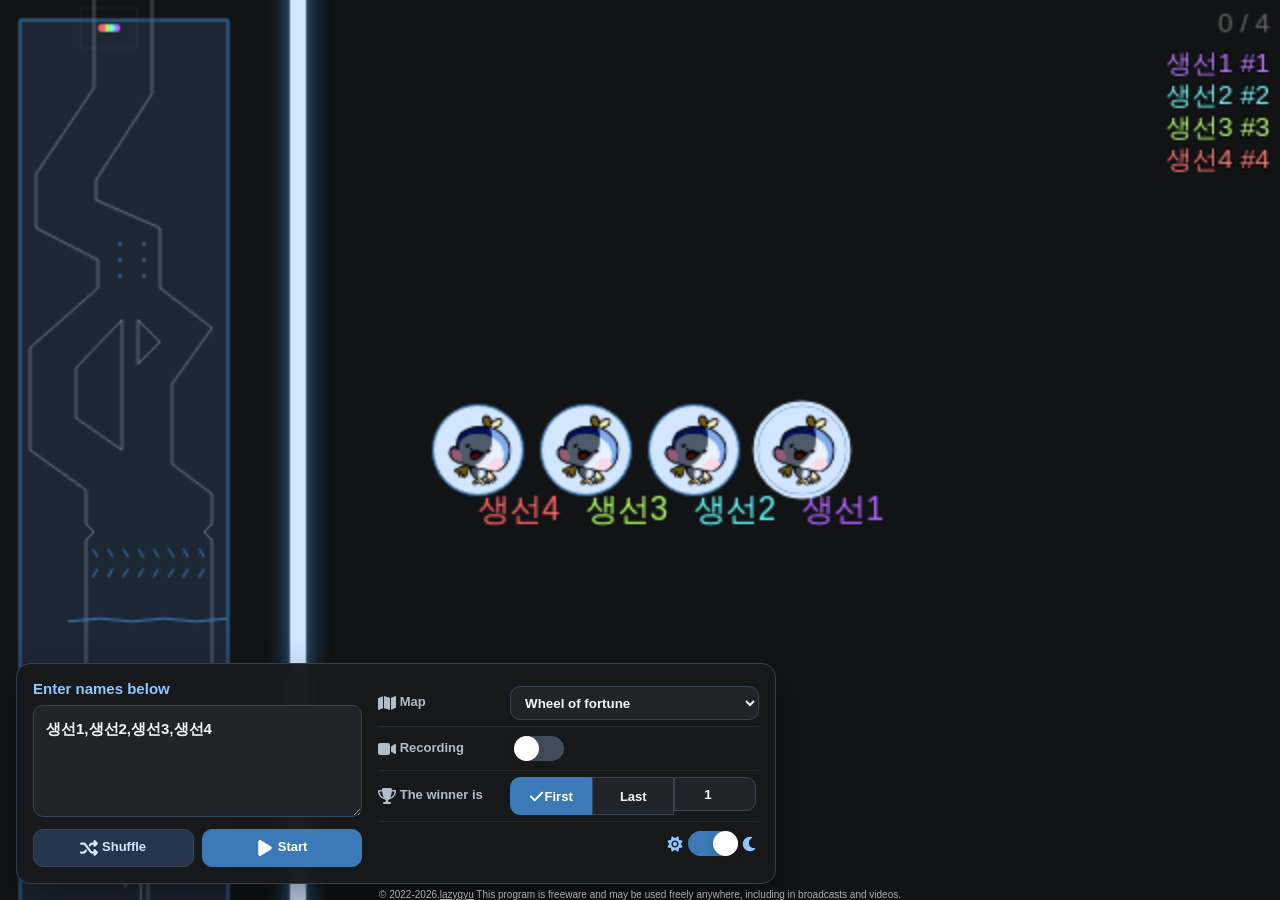
<file: marble-roulette/index.html>
<!DOCTYPE html><html lang=ko><script type=importmap>{"imports":{"2rDQN":"/marble-roulette/Box2D.simd.dd31b167.wasm","8BShk":"/marble-roulette/Box2D.simd.13a3a125.js","9Pz0i":"/marble-roulette/fish-marble-v1.png","h7cmx":"/marble-roulette/Box2D.b9b16b27.wasm","ilUZb":"/marble-roulette/Box2D.4b04ba8e.js","juMvj":"/marble-roulette/ff.7fdc9e82.svg"}}</script><meta charset=UTF-8><link rel="stylesheet" href="jeongwa-theme.css?v=20260925-fish-marble-r4">
<script>
try {
  const key = 'jeongwa_mbr_names';
  if (/^참가자\s*1,참가자\s*2,참가자\s*3,참가자\s*4$/.test(localStorage.getItem(key) || '')) {
    localStorage.setItem(key, '생선1,생선2,생선3,생선4');
  }
} catch {}
</script><meta http-equiv=X-UA-Compatible content="ie=edge"><title>Marble Roulette</title><meta name=viewport content="width=device-width, initial-scale=1.0"><link rel=apple-touch-icon sizes=57x57 href=/marble-roulette/apple-icon-57x57.5ecd1650.png><link rel=apple-touch-icon sizes=60x60 href=/marble-roulette/apple-icon-60x60.b46a75af.png><link rel=apple-touch-icon sizes=72x72 href=/marble-roulette/apple-icon-72x72.4726ed35.png><link rel=apple-touch-icon sizes=76x76 href=/marble-roulette/apple-icon-76x76.72dbc1e1.png><link rel=apple-touch-icon sizes=114x114 href=/marble-roulette/apple-icon-114x114.6cefcd75.png><link rel=apple-touch-icon sizes=120x120 href=/marble-roulette/apple-icon-120x120.462d8e84.png><link rel=apple-touch-icon sizes=144x144 href=/marble-roulette/apple-icon-144x144.36ef70f8.png><link rel=apple-touch-icon sizes=152x152 href=/marble-roulette/apple-icon-152x152.1f1d2b56.png><link rel=apple-touch-icon sizes=180x180 href=/marble-roulette/apple-icon-180x180.33666671.png><link rel=icon type=image/png sizes=192x192 href=/marble-roulette/android-icon-192x192.6c0734fc.png><link rel=icon type=image/png sizes=32x32 href=/marble-roulette/favicon-32x32.b3414860.png><link rel=icon type=image/png sizes=96x96 href=/marble-roulette/favicon-96x96.b086bd80.png><link rel=icon type=image/png sizes=16x16 href=/marble-roulette/favicon-16x16.b88a3ef4.png><link rel=manifest href=/marble-roulette/assets/manifest.webmanifest><meta name=msapplication-TileColor content=#ffffff><meta name=msapplication-TileImage content=/marble-roulette/ms-icon-144x144.e402ee4a.png><meta name=theme-color content=#ffffff><meta name=description content="A lucky draw by dropping marbles, made by lazygyu"><meta property=og:url content=https://lazygyu.github.io/roulette/><meta property=og:title content="Marble Roulette"><meta property=og:description content="A lucky draw by dropping marbles, made by lazygyu"><meta property=og:site_name content=lazygyu.github.io><meta property=og:type content=website><link rel=stylesheet href=/marble-roulette/lazygyu-roulette.df8411c0.css><body>
<script src="roulette-input-safety.js?v=security-20261022"></script>
<script type=module src=/marble-roulette/lazygyu-roulette.ec0cb963.js?v=20260925-fish-marble-r4></script>
<script>function gtag(){dataLayer.push(arguments)}function getNames(){return document.querySelector("#in_names").value.trim().split(/[,\r\n]/g).map(e=>e.trim()).filter(e=>!!e)}function parseName(e){let t=/(\/\d+)/,n=/(\*\d+)/,o=t.test(e),a=n.test(e),i=/^\s*([^\/*]+)?/.exec(e)[1];return{name:i,weight:o?parseInt(t.exec(e)[1].replace("/","")):1,count:a?parseInt(n.exec(e)[1].replace("*","")):1}}function validRouletteInput(){let input=document.querySelector("#in_names"),status=document.querySelector("#roulette-input-status");try{if(input.value.length>RouletteInputSafety.MAX_TEXT_LENGTH)throw new RangeError("참가자 입력이 너무 길어요.");RouletteInputSafety.validateNames(getNames());input.setCustomValidity("");status.textContent="";return true}catch(error){ready=false;input.setCustomValidity(error.message);status.textContent=error.message;return false}}function getReady(){if(!validRouletteInput())return false;let e=getNames();try{window.roulette.setMarbles(e)}catch(error){ready=false;document.querySelector("#roulette-input-status").textContent=error.message;return false}switch(ready=e.length>0,localStorage.setItem("jeongwa_mbr_names",e.join(",")),winnerType){case"first":setWinnerRank(1);break;case"last":setWinnerRank(window.roulette.getCount())}}function setWinnerRank(e){document.querySelector("#in_winningRank").value=e,window.options.winningRank=e-1,window.roulette.setWinningRank(window.options.winningRank),"first"===winnerType?(document.querySelector(".btn-first-winner").classList.toggle("active",!0),document.querySelector(".btn-last-winner").classList.toggle("active",!1),document.querySelector("#in_winningRank").classList.toggle("active",!1)):"last"===winnerType?(document.querySelector(".btn-first-winner").classList.toggle("active",!1),document.querySelector(".btn-last-winner").classList.toggle("active",!0),document.querySelector("#in_winningRank").classList.toggle("active",!1)):"custom"===winnerType&&(document.querySelector(".btn-first-winner").classList.toggle("active",!1),document.querySelector(".btn-last-winner").classList.toggle("active",!1),document.querySelector("#in_winningRank").classList.toggle("active",!0))}window.dataLayer=window.dataLayer||[],gtag("js",new Date),gtag("config","G-5899C1DJM0");let ready=!1,winnerType="first";function initialize(){if(!window.roulette||!window.roulette.isReady){console.log("does not loaded yet"),setTimeout(initialize,100);return}console.log("initializing start");RouletteInputSafety.install(window.roulette);let e=new URLSearchParams(window.location.search).get("names");if(e){let t=e.split(/[,\r\n]/g).map(e=>e.trim()).filter(e=>!!e).join(",");document.querySelector("#in_names").value=t}else{let e=localStorage.getItem("jeongwa_mbr_names");e&&(document.querySelector("#in_names").value=e)}document.querySelector("#in_names").addEventListener("input",()=>{getReady()}),document.querySelector("#in_names").addEventListener("blur",()=>{if(!validRouletteInput())return;let e=getNames(),t=new Set,n=Object.create(null);e.forEach(e=>{let o=parseName(e),a=o.weight>1?`${o.name}/${o.weight}`:o.name;t.has(a)||(t.add(a),n[a]=0),n[a]+=o.count});let o=[];Object.keys(n).forEach(e=>{n[e]>1?o.push(`${e}*${n[e]}`):o.push(e)});let a=document.querySelector("#in_names").value,i=o.join(",");a!==i&&(document.querySelector("#in_names").value=i,getReady())}),document.querySelector("#btnShuffle").addEventListener("click",()=>{getReady()}),document.querySelector("#btnStart").addEventListener("click",()=>{if(!ready)return;gtag&&gtag("event","start",{event_category:"roulette",event_label:"start",value:window.roulette.getCount()});let e=getNames().map(e=>{let t=parseName(e);return{name:t.name,count:t.count}});"u">typeof umami&&(umami.track("start",{count:window.roulette.getCount()}),e.forEach(e=>{umami.track("marble",{name:e.name,count:e.count})})),window.roulette.start(),document.querySelector("#settings").classList.add("hide"),document.querySelector("#donate")?.classList.add("hide")}),document.querySelector("#chkAutoRecording").addEventListener("change",e=>{window.options.autoRecording=e.target.matches(":checked"),window.roulette.setAutoRecording(window.options.autoRecording)}),document.querySelector("#chkDarkMode").addEventListener("change",e=>{window.options.darkMode=e.target.matches(":checked"),window.roulette.setTheme(window.options.darkMode?"dark":"light"),document.documentElement.classList.toggle("light",!window.options.darkMode)}),document.querySelector("#in_winningRank").addEventListener("change",e=>{let t=parseInt(e.target.value,10);winnerType="custom",setWinnerRank(isNaN(t)?0:t)}),document.querySelector(".btn-last-winner").addEventListener("click",()=>{let e=window.roulette.getCount();winnerType="last",setWinnerRank(e)}),document.querySelector(".btn-first-winner").addEventListener("click",()=>{winnerType="first",setWinnerRank(1)}),window.roulette.addEventListener("goal",()=>{ready=!1,setTimeout(()=>{document.querySelector("#settings").classList.remove("hide"),document.querySelector("#donate")?.classList.remove("hide")},3e3)}),window.roulette.addEventListener("message",e=>{var t;let n;t=e.detail,(n=document.createElement("div")).classList.add("toast"),n.textContent=String(null==t?"":t),window.translateElement&&(console.log("try to translate"),window.translateElement(n)),document.body.appendChild(n),setTimeout(()=>{document.body.removeChild(n)},1200)});let t=document.querySelector("#btnToggleSettings"),n=document.querySelector(".collapsible-rows");t.addEventListener("click",()=>{n.classList.toggle("collapsed"),t.querySelector(".toggle-arrow").textContent=n.classList.contains("collapsed")?"▲":"▼"}),document.querySelector("#btnShuffle").click();let o=window.roulette.getMaps(),a=document.querySelector("#sltMap");o.forEach(e=>{let t=document.createElement("option");t.value=e.index,t.textContent=e.title,t.setAttribute("data-trans",""),window.translateElement(t),a.append(t)}),a.addEventListener("change",e=>{let t=e.target.value;window.roulette.setMap(t)})}document.addEventListener("DOMContentLoaded",()=>{initialize()});</script>
<div id=settings class=settings>
  <div class=right>
    <button id=btnToggleSettings class=btn-toggle-settings>
      <span data-trans>Settings</span>
      <i class=toggle-arrow>▲</i>
    </button>
    <div class="collapsed collapsible-rows">
      <div class=row>
        <label for=sltMap>
          <i class="icon map"></i>
          <span data-trans>Map</span>
        </label>
        <select id=sltMap></select>
      </div>
      <div class="row row-toggles">
        <div class=toggle-item>
          <label for=chkAutoRecording>
            <i class="icon record"></i>
            <span data-trans>Recording</span>
          </label>
          <input type=checkbox id=chkAutoRecording>
        </div>
      </div>
      <div class=row>
        <label>
          <i class="icon trophy"></i>
          <span data-trans>The winner is</span>
        </label>
        <div class=btn-group>
          <button class="active btn-first-winner btn-winner" data-trans>First</button>
          <button class="btn-last-winner btn-winner" data-trans>Last</button>
          <input type=number id=in_winningRank value=1 min=1>
        </div>
      </div>
      <div class="row row-theme">
        <div class=theme>
          <i class="icon sun"></i>
          <input type=checkbox id=chkDarkMode checked>
          <i class="icon moon"></i>
        </div>
      </div>
    </div>
  </div>
  <div class=left>
    <h3 data-trans>Enter names below</h3>
      <textarea id=in_names maxlength=50000 aria-describedby="roulette-input-status" placeholder="Input names separated by commas or line feed here" data-trans=placeholder>생선1,생선2,생선3,생선4</textarea>
      <p id="roulette-input-status" role="status" style="margin:6px 0 0;overflow-wrap:anywhere"></p>
    <div class=actions>
      <button id=btnShuffle>
        <i class="icon shuffle"></i>
        <span data-trans>Shuffle</span>
      </button>
      <button id=btnStart>
        <i class="icon play"></i>
        <span data-trans>Start</span>
      </button>
    </div>
  </div>
</div>
<div class=copyright>© 2022-2026.<a href=https://lazygyu.net target=_blank rel="noopener noreferrer" referrerpolicy="no-referrer">lazygyu</a> <span data-trans>This program is freeware and may be used freely anywhere, including in broadcasts and videos.</span>
</div>
</file>
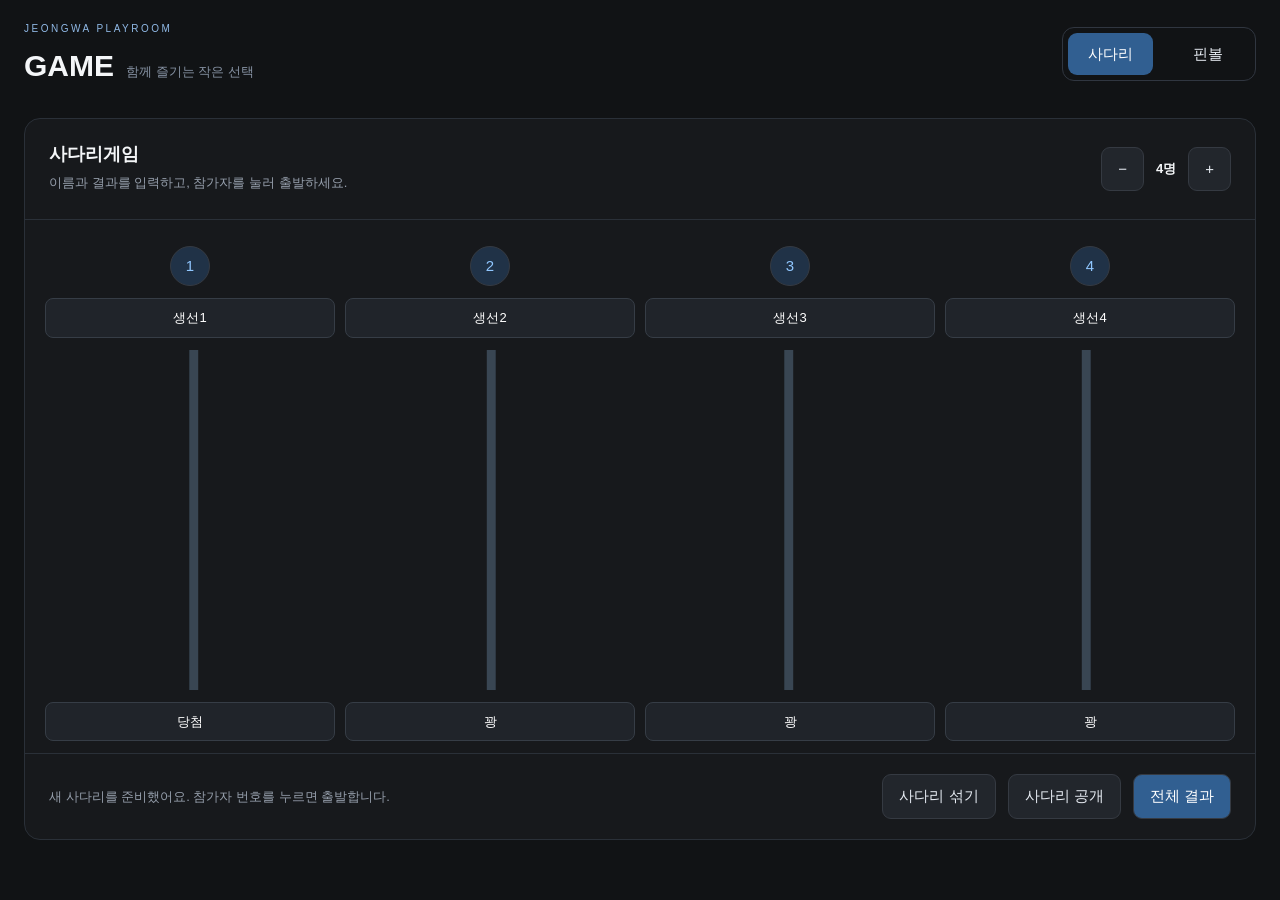
<file: games.html>
<!doctype html>
<html lang="ko"><head><meta charset="utf-8"><meta name="viewport" content="width=device-width,initial-scale=1"><title>정와 GAME</title><meta name="robots" content="noindex"><link rel="stylesheet" href="games.css?v=20260925-results-dialog"></head>
<body><main>
<header class="game-heading"><div><span class="eyebrow">JEONGWA PLAYROOM</span><h1>GAME <span>함께 즐기는 작은 선택</span></h1></div><div class="modes" role="group" aria-label="게임 선택"><button data-mode="ladder" class="active" aria-pressed="true">사다리</button><button data-mode="pinball" aria-pressed="false">핀볼</button></div></header>
<section id="ladder-panel" aria-label="사다리게임">
<div class="toolbar"><div><h2>사다리게임</h2><p>이름과 결과를 입력하고, 참가자를 눌러 출발하세요.</p></div><div class="actions"><button id="minus" aria-label="참가자 줄이기">−</button><strong id="count"></strong><button id="plus" aria-label="참가자 늘리기">+</button></div></div>
<div class="board-scroll"><div id="board"><div id="names" class="slots"></div><svg id="ladder" aria-label="사다리 경로" role="img" preserveAspectRatio="none"></svg><div id="prizes" class="slots"></div></div></div>
<div class="bottom-tools"><p id="status" role="status">참가자는 2~12명까지 설정할 수 있어요.</p><div class="actions"><button id="shuffle">사다리 섞기</button><button id="reveal">사다리 공개</button><button id="results" class="primary">전체 결과</button></div></div>
<dialog id="results-dialog" aria-labelledby="results-title">
<div class="results-heading"><h2 id="results-title">사다리 전체 결과</h2><button id="close-results" type="button" aria-label="결과 팝업 닫기" autofocus>닫기</button></div>
<div id="result-list" class="result-list"></div>
</dialog>
</section>
<section id="pinball-panel" aria-label="핀볼" hidden><div class="toolbar"><div><h2>핀볼</h2><p>참가자를 입력하고 구슬 레이스를 시작하세요.</p></div><button id="fullscreen">전체화면</button></div><div id="pinball-stage"><iframe id="pinball-frame" title="핀볼 구슬 레이스" data-src="marble-roulette/index.html?v=security-20261022" allow="fullscreen" allowfullscreen></iframe></div></section>
</main><script src="games.js?v=20260925-results-dialog"></script></body></html>
</file>
<file: marble-roulette/jeongwa-theme.css>
html, body { margin: 0; overflow: hidden; color-scheme: dark; font-family: Pretendard, -apple-system, BlinkMacSystemFont, "Segoe UI", sans-serif; }
html #settings { background: rgba(23,25,28,.96); border-color: #35404e; box-shadow: 0 18px 42px #0006; }
html #settings h3, html #settings div.theme { color: #90c7ff; }
html #settings textarea, html #settings select, html #settings .btn-group > * { background: #20242a; color: #f4f6f8; border-color: #3a4553; }
html #settings textarea::placeholder { color: #959eab; }
html #settings textarea:focus { border-color: #90c7ff; box-shadow: 0 0 0 3px #3b79b733; }
html #settings button, html #settings .btn { background: #242c37; color: #d2e7ff; border-color: #3a4553; box-shadow: none; }
html #settings #btnStart, html #settings .btn-group > .active, html #settings .btn-toggle-settings { background: #3b79b7; border-color: #3b79b7; color: white; box-shadow: none; }
html #settings #btnShuffle { background: #24364b; }
html #settings div.right div.row { border-bottom-color: #ffffff12; }
html #settings div.right div.row label { color: #b2bdca; }
html #settings input[type=checkbox]:before { background: #424b58; }
html #settings input[type=checkbox]:checked:before { background: #3b79b7; }
html #settings :is(button, select, input):focus-visible { outline: 2px solid #90c7ff; outline-offset: 2px; }
html div.toast { background: #20242a; color: #f4f6f8; border-color: #3a4553; }
html div.copyright { color: #a7adb6; font-size: 10px; }
html div.copyright a { color: #a7adb6; }
</file>
<file: games.css>
*{box-sizing:border-box}body{margin:0;background:#111315;color:#f4f6f8;font:15px/1.5 Pretendard,-apple-system,BlinkMacSystemFont,"Segoe UI",sans-serif}[hidden]{display:none!important}button,input{font:inherit}button{cursor:pointer;border:1px solid #353a42;background:#22262c;color:#e6ebf2;padding:10px 16px;border-radius:9px;transition:background .15s}button:hover{background:#303b4a}button:disabled{opacity:.4;cursor:default}button:focus-visible,input:focus-visible{outline:2px solid #90c7ff;outline-offset:3px}.game-heading,.toolbar,.bottom-tools,.actions,.modes{display:flex;align-items:center;gap:12px}.game-heading,.toolbar,.bottom-tools{justify-content:space-between}.game-heading{margin:8px 0 26px}.eyebrow{font-size:10px;letter-spacing:2.5px;color:#90b9e6}h1{font-size:30px;margin:4px 0}h1 span{font-size:13px;font-weight:400;color:#8793a4;margin-left:12px}h2{font-size:18px;margin:0}p{color:#959eab;font-size:13px;margin:5px 0}.modes{padding:5px;border:1px solid #303640;border-radius:12px}.modes button{border:0;background:transparent;min-width:85px}.modes .active,.primary{background:#315f91;color:white}.toolbar{padding:22px 24px;border-bottom:1px solid #2a3038}section{border:1px solid #2a3038;background:#17191c;border-radius:16px;overflow:hidden}.board-scroll{overflow:auto;padding:26px 20px 12px}#board{min-width:420px}.slots{display:grid;grid-template-columns:repeat(var(--count),minmax(0,1fr));gap:10px}.slot{min-width:0;text-align:center}.slot button{display:block;margin:0 auto 12px;padding:0;border-radius:50%;height:40px;width:40px;color:#90c7ff;background:#203247}.slot input{width:100%;min-width:0;text-align:center;background:#20242a;border:1px solid #363d46;border-radius:8px;color:white;padding:9px 3px;font-size:13px}#ladder{width:100%;height:340px;display:block;margin:12px 0}.bottom-tools{padding:20px 24px;flex-wrap:wrap;border-top:1px solid #2a3038}.result-list{display:grid;grid-template-columns:repeat(auto-fit,minmax(180px,1fr));gap:8px;padding:0 24px 24px}.result-list div{border:1px solid #35445a;padding:12px;border-radius:8px;color:#b9d8fb}#pinball-stage{height:690px;background:#151515}#pinball-frame{width:100%;height:100%;border:0;display:block}#pinball-stage:fullscreen{height:100vh;width:100vw}#count{font-size:13px;white-space:nowrap}@media(max-width:600px){.game-heading{align-items:flex-start;flex-direction:column;gap:10px}h1 span{font-size:12px}.toolbar{padding:16px;flex-wrap:wrap}.board-scroll{padding:20px 12px}.bottom-tools{padding:16px}.bottom-tools .actions{flex-wrap:wrap;gap:7px}.actions button{padding:9px 12px}#pinball-stage{height:730px}.modes{width:100%}.modes button{flex:1}}

/* Keep heading glyphs and game panels clear of the iframe edges. */
main { padding: 8px 24px 24px; }
.game-heading > div { min-width: 0; }
h1 { display: flex; align-items: baseline; flex-wrap: wrap; gap: 4px 12px; }
h1 span { margin-left: 0; }
@media (max-width: 600px) { main { padding: 8px 16px 20px; } }

html, body { overflow: hidden; }

/* Modal results stay separate from the ladder layout. */
#results-dialog { width: min(560px, calc(100% - 32px)); max-height: calc(100dvh - 32px); margin: auto; padding: 24px; border: 1px solid #43536a; border-radius: 16px; background: #1b2027; color: #f4f6f8; box-shadow: 0 24px 80px #0008; overflow-y: auto; }
#results-dialog::backdrop { background: rgb(0 0 0 / 68%); }
.results-heading { display: flex; align-items: center; justify-content: space-between; gap: 16px; margin-bottom: 20px; }
#results-dialog .result-list { padding: 0; grid-template-columns: minmax(0, 1fr); }
#results-dialog .result-list div { overflow-wrap: anywhere; }
@media (max-width: 600px) { #results-dialog { padding: 18px; } }
</file>
